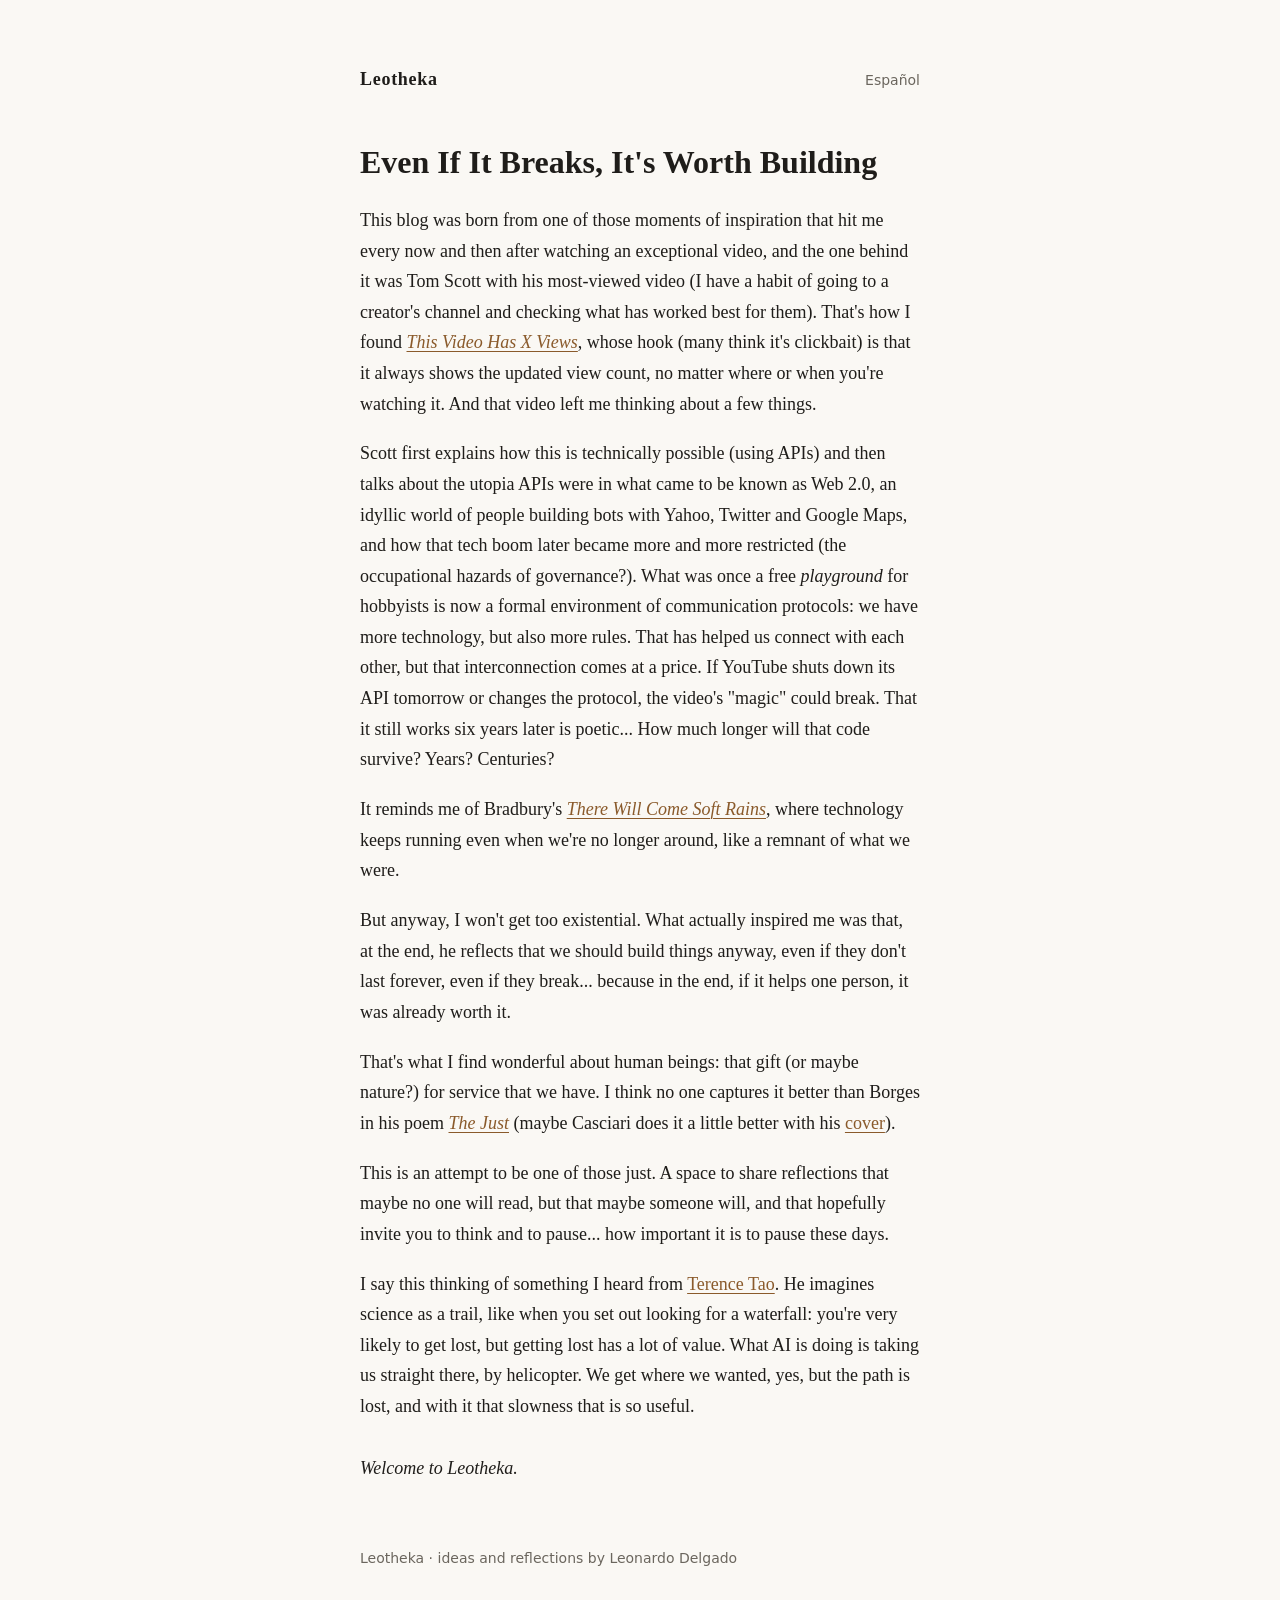
<file: index.html>
<!doctype html>
<html lang="es">
<head>
<meta charset="utf-8">
<title>Leotheka</title>
<meta http-equiv="refresh" content="0; url=/es/">
<link rel="alternate" hreflang="es" href="/es/">
<link rel="alternate" hreflang="en" href="/en/">
<script>if(!(navigator.language||"es").toLowerCase().startsWith("es"))location.replace("/en/");</script>
</head>
<body><p><a href="/es/">Español</a> · <a href="/en/">English</a></p></body>
</html>
</file>
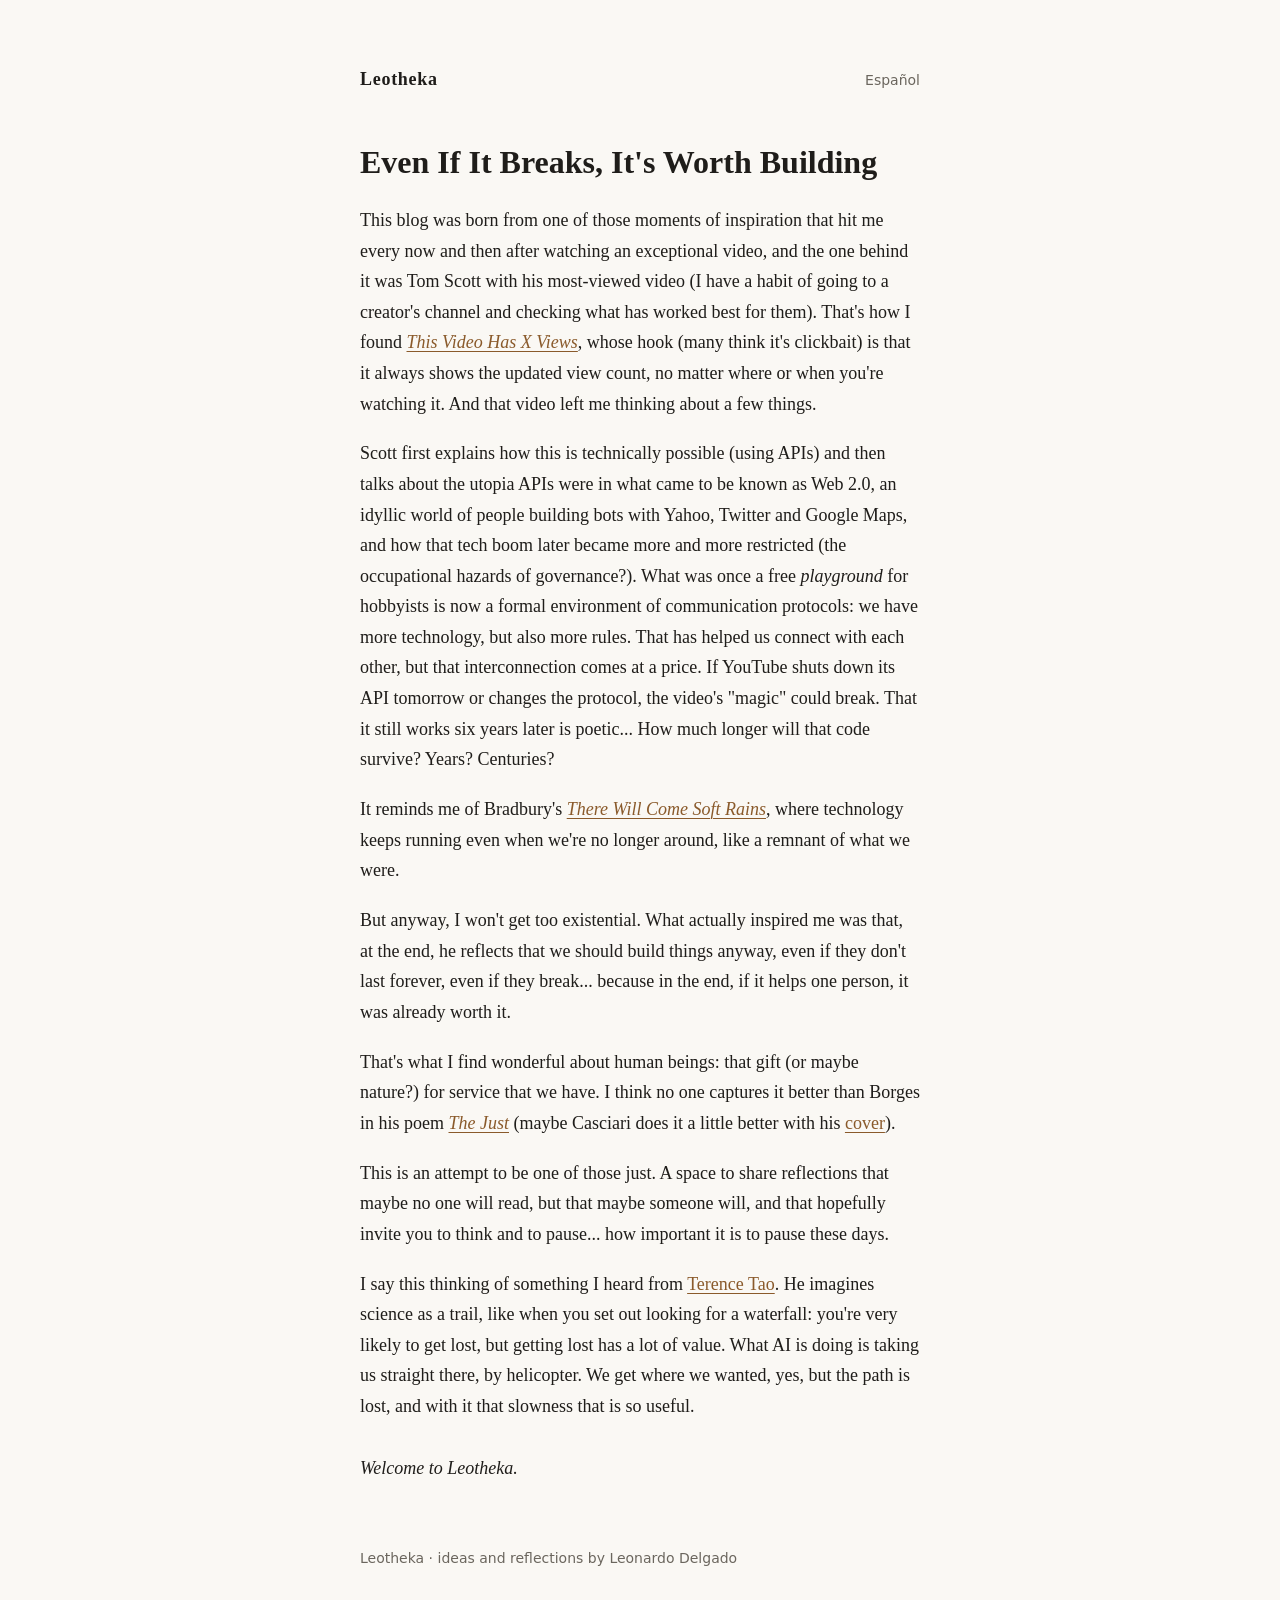
<file: en/index.html>
<!doctype html>
<html lang="en">
<head>
<meta charset="utf-8">
<meta name="viewport" content="width=device-width,initial-scale=1">
<title>Even If It Breaks, It&#x27;s Worth Building · Leotheka</title>
<meta name="description" content="Ideas and reflections on the world by Leonardo Delgado.">
<link rel="alternate" hreflang="es" href="/es/">
<link rel="stylesheet" href="/assets/style.css">
</head>
<body>
<main>
<header>
<a class="brand" href="/en/">Leotheka</a>
<nav class="lang"><a href="/es/" hreflang="es">Español</a></nav>
</header>
<article>
<h1>Even If It Breaks, It&#x27;s Worth Building</h1>
<p>This blog was born from one of those moments of inspiration that hit me every now and then after watching an exceptional video, and the one behind it was Tom Scott with his most-viewed video (I have a habit of going to a creator's channel and checking what has worked best for them). That's how I found <a href="https://www.youtube.com/watch?v=BxV14h0kFs0" target="_blank" rel="noopener"><em>This Video Has X Views</em></a>, whose hook (many think it's clickbait) is that it always shows the updated view count, no matter where or when you're watching it. And that video left me thinking about a few things.</p>
<p>Scott first explains how this is technically possible (using APIs) and then talks about the utopia APIs were in what came to be known as Web 2.0, an idyllic world of people building bots with Yahoo, Twitter and Google Maps, and how that tech boom later became more and more restricted (the occupational hazards of governance?). What was once a free <em>playground</em> for hobbyists is now a formal environment of communication protocols: we have more technology, but also more rules. That has helped us connect with each other, but that interconnection comes at a price. If YouTube shuts down its API tomorrow or changes the protocol, the video's "magic" could break. That it still works six years later is poetic... How much longer will that code survive? Years? Centuries?</p>
<p>It reminds me of Bradbury's <a href="https://en.wikipedia.org/wiki/There_Will_Come_Soft_Rains_%28short_story%29" target="_blank" rel="noopener"><em>There Will Come Soft Rains</em></a>, where technology keeps running even when we're no longer around, like a remnant of what we were.</p>
<p>But anyway, I won't get too existential. What actually inspired me was that, at the end, he reflects that we should build things anyway, even if they don't last forever, even if they break... because in the end, if it helps one person, it was already worth it.</p>
<p>That's what I find wonderful about human beings: that gift (or maybe nature?) for service that we have. I think no one captures it better than Borges in his poem <a href="https://spanishpoems.blogspot.com/2006/12/jorge-luis-borges-los-justos.html" target="_blank" rel="noopener"><em>The Just</em></a> (maybe Casciari does it a little better with his <a href="https://www.youtube.com/watch?v=GWO8wghlyE4" target="_blank" rel="noopener">cover</a>).</p>
<p>This is an attempt to be one of those just. A space to share reflections that maybe no one will read, but that maybe someone will, and that hopefully invite you to think and to pause... how important it is to pause these days.</p>
<p>I say this thinking of something I heard from <a href="https://www.youtube.com/watch?v=svl_1upFpQo" target="_blank" rel="noopener">Terence Tao</a>. He imagines science as a trail, like when you set out looking for a waterfall: you're very likely to get lost, but getting lost has a lot of value. What AI is doing is taking us straight there, by helicopter. We get where we wanted, yes, but the path is lost, and with it that slowness that is so useful.</p>
<p>Welcome to Leotheka.</p>
</article>
<footer>Leotheka · ideas and reflections by Leonardo Delgado</footer>
</main>
</body>
</html>
</file>
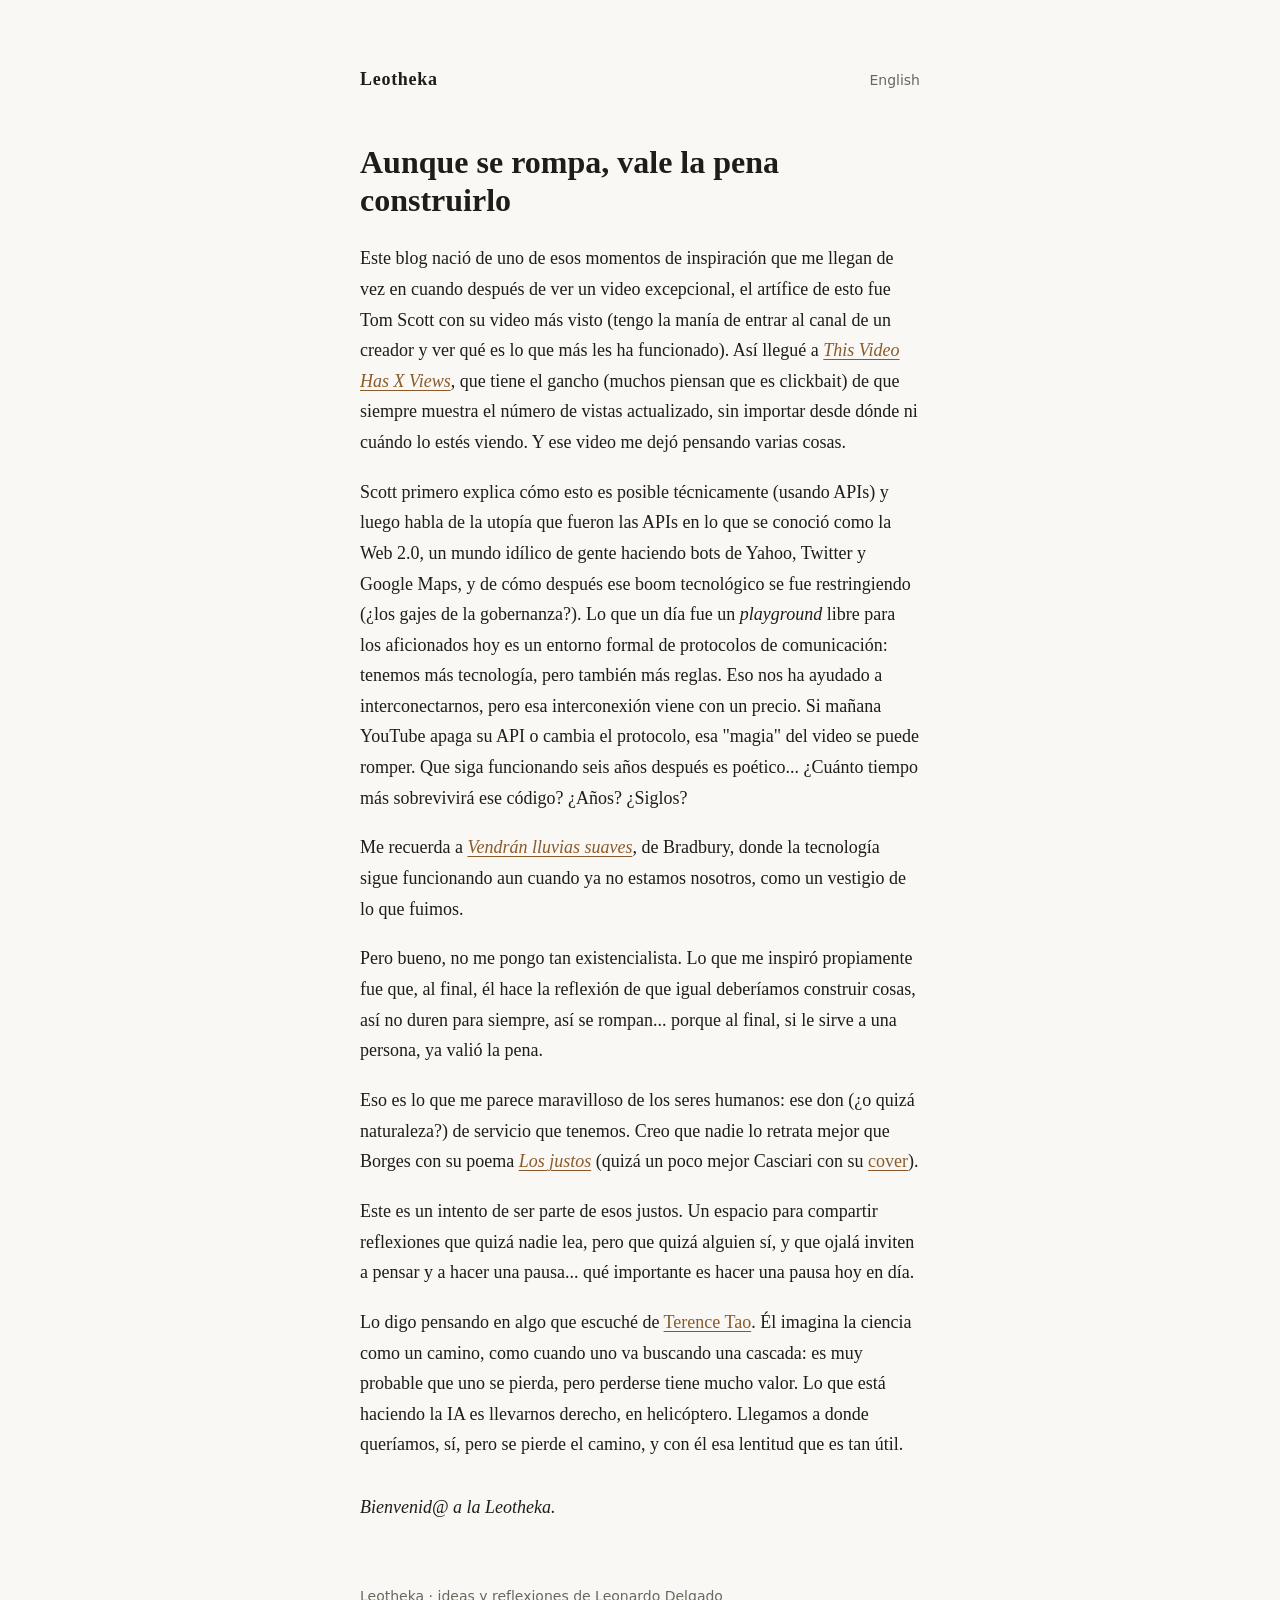
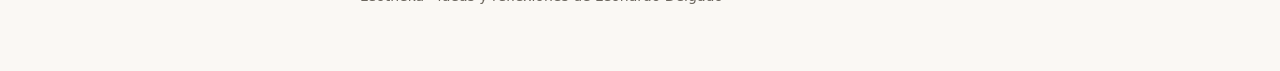
<file: es/index.html>
<!doctype html>
<html lang="es">
<head>
<meta charset="utf-8">
<meta name="viewport" content="width=device-width,initial-scale=1">
<title>Aunque se rompa, vale la pena construirlo · Leotheka</title>
<meta name="description" content="Ideas y reflexiones de Leonardo Delgado sobre el mundo.">
<link rel="alternate" hreflang="en" href="/en/">
<link rel="stylesheet" href="/assets/style.css">
</head>
<body>
<main>
<header>
<a class="brand" href="/es/">Leotheka</a>
<nav class="lang"><a href="/en/" hreflang="en">English</a></nav>
</header>
<article>
<h1>Aunque se rompa, vale la pena construirlo</h1>
<p>Este blog nació de uno de esos momentos de inspiración que me llegan de vez en cuando después de ver un video excepcional, el artífice de esto fue Tom Scott con su video más visto (tengo la manía de entrar al canal de un creador y ver qué es lo que más les ha funcionado). Así llegué a <a href="https://www.youtube.com/watch?v=BxV14h0kFs0" target="_blank" rel="noopener"><em>This Video Has X Views</em></a>, que tiene el gancho (muchos piensan que es clickbait) de que siempre muestra el número de vistas actualizado, sin importar desde dónde ni cuándo lo estés viendo. Y ese video me dejó pensando varias cosas.</p>
<p>Scott primero explica cómo esto es posible técnicamente (usando APIs) y luego habla de la utopía que fueron las APIs en lo que se conoció como la Web 2.0, un mundo idílico de gente haciendo bots de Yahoo, Twitter y Google Maps, y de cómo después ese boom tecnológico se fue restringiendo (¿los gajes de la gobernanza?). Lo que un día fue un <em>playground</em> libre para los aficionados hoy es un entorno formal de protocolos de comunicación: tenemos más tecnología, pero también más reglas. Eso nos ha ayudado a interconectarnos, pero esa interconexión viene con un precio. Si mañana YouTube apaga su API o cambia el protocolo, esa "magia" del video se puede romper. Que siga funcionando seis años después es poético... ¿Cuánto tiempo más sobrevivirá ese código? ¿Años? ¿Siglos?</p>
<p>Me recuerda a <a href="https://es.wikipedia.org/wiki/Vendr%C3%A1n_lluvias_suaves" target="_blank" rel="noopener"><em>Vendrán lluvias suaves</em></a>, de Bradbury, donde la tecnología sigue funcionando aun cuando ya no estamos nosotros, como un vestigio de lo que fuimos.</p>
<p>Pero bueno, no me pongo tan existencialista. Lo que me inspiró propiamente fue que, al final, él hace la reflexión de que igual deberíamos construir cosas, así no duren para siempre, así se rompan... porque al final, si le sirve a una persona, ya valió la pena.</p>
<p>Eso es lo que me parece maravilloso de los seres humanos: ese don (¿o quizá naturaleza?) de servicio que tenemos. Creo que nadie lo retrata mejor que Borges con su poema <a href="https://www.poemas-del-alma.com/jorge-luis-borges-los-justos.htm" target="_blank" rel="noopener"><em>Los justos</em></a> (quizá un poco mejor Casciari con su <a href="https://www.youtube.com/watch?v=GWO8wghlyE4" target="_blank" rel="noopener">cover</a>).</p>
<p>Este es un intento de ser parte de esos justos. Un espacio para compartir reflexiones que quizá nadie lea, pero que quizá alguien sí, y que ojalá inviten a pensar y a hacer una pausa... qué importante es hacer una pausa hoy en día.</p>
<p>Lo digo pensando en algo que escuché de <a href="https://www.youtube.com/watch?v=svl_1upFpQo" target="_blank" rel="noopener">Terence Tao</a>. Él imagina la ciencia como un camino, como cuando uno va buscando una cascada: es muy probable que uno se pierda, pero perderse tiene mucho valor. Lo que está haciendo la IA es llevarnos derecho, en helicóptero. Llegamos a donde queríamos, sí, pero se pierde el camino, y con él esa lentitud que es tan útil.</p>
<p>Bienvenid@ a la Leotheka.</p>
</article>
<footer>Leotheka · ideas y reflexiones de Leonardo Delgado</footer>
</main>
</body>
</html>
</file>
<file: assets/style.css>
:root{--bg:#faf8f4;--ink:#1f1d1a;--muted:#6b665e;--accent:#8a5a2b}
*{box-sizing:border-box}
body{margin:0;background:var(--bg);color:var(--ink);font:18px/1.7 Georgia,"Times New Roman",serif}
main{max-width:38rem;margin:0 auto;padding:4rem 1.5rem}
header{display:flex;justify-content:space-between;align-items:baseline;margin-bottom:3rem}
.brand{font-weight:bold;letter-spacing:.04em;text-decoration:none;color:var(--ink)}
.lang a{color:var(--muted);font:14px/1 system-ui,sans-serif;text-decoration:none}
.lang a:hover{color:var(--accent)}
h1{font-size:2rem;line-height:1.2;margin:0 0 1.5rem}
p{margin:0 0 1.2rem}
footer{margin-top:4rem;color:var(--muted);font:14px/1.5 system-ui,sans-serif}
article a{color:var(--accent);text-decoration-thickness:1px;text-underline-offset:.18em}
article a:hover{text-decoration-thickness:2px}
article p:last-child{margin-top:2rem;font-style:italic}
</file>
